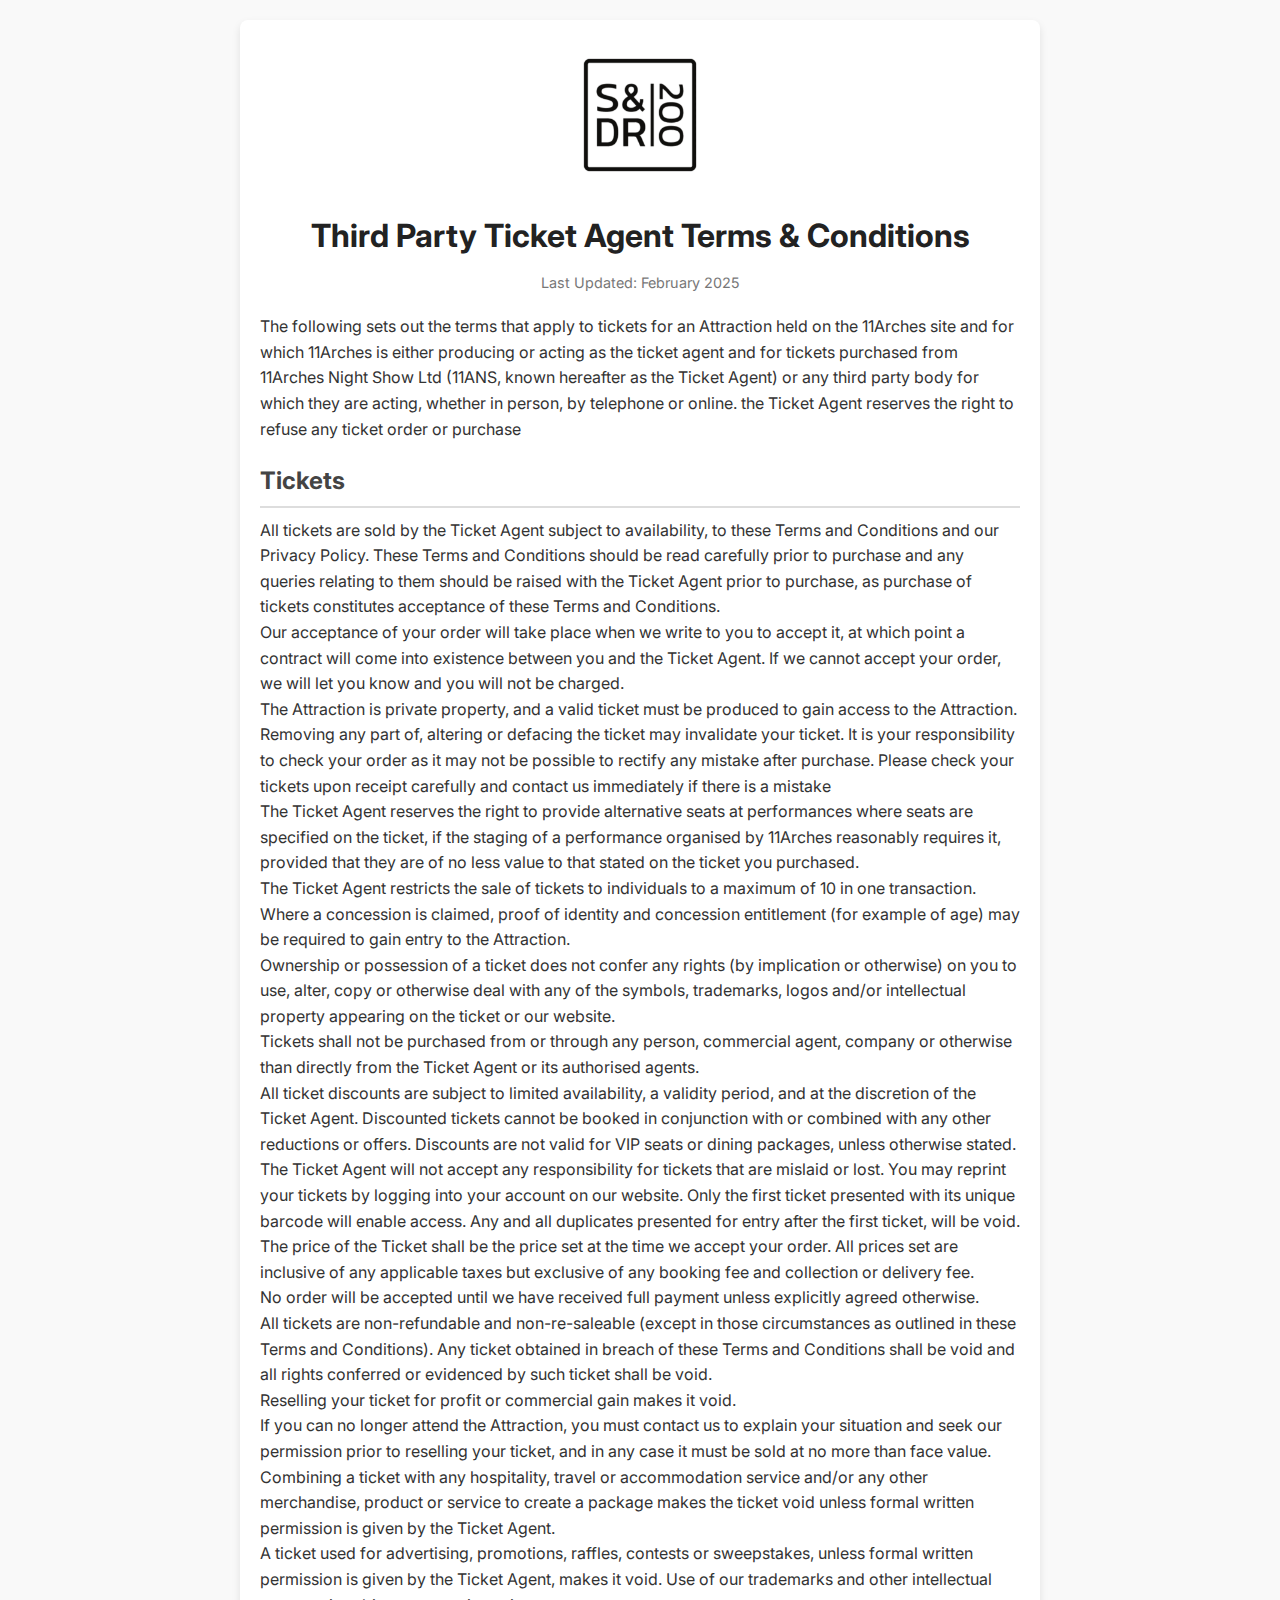
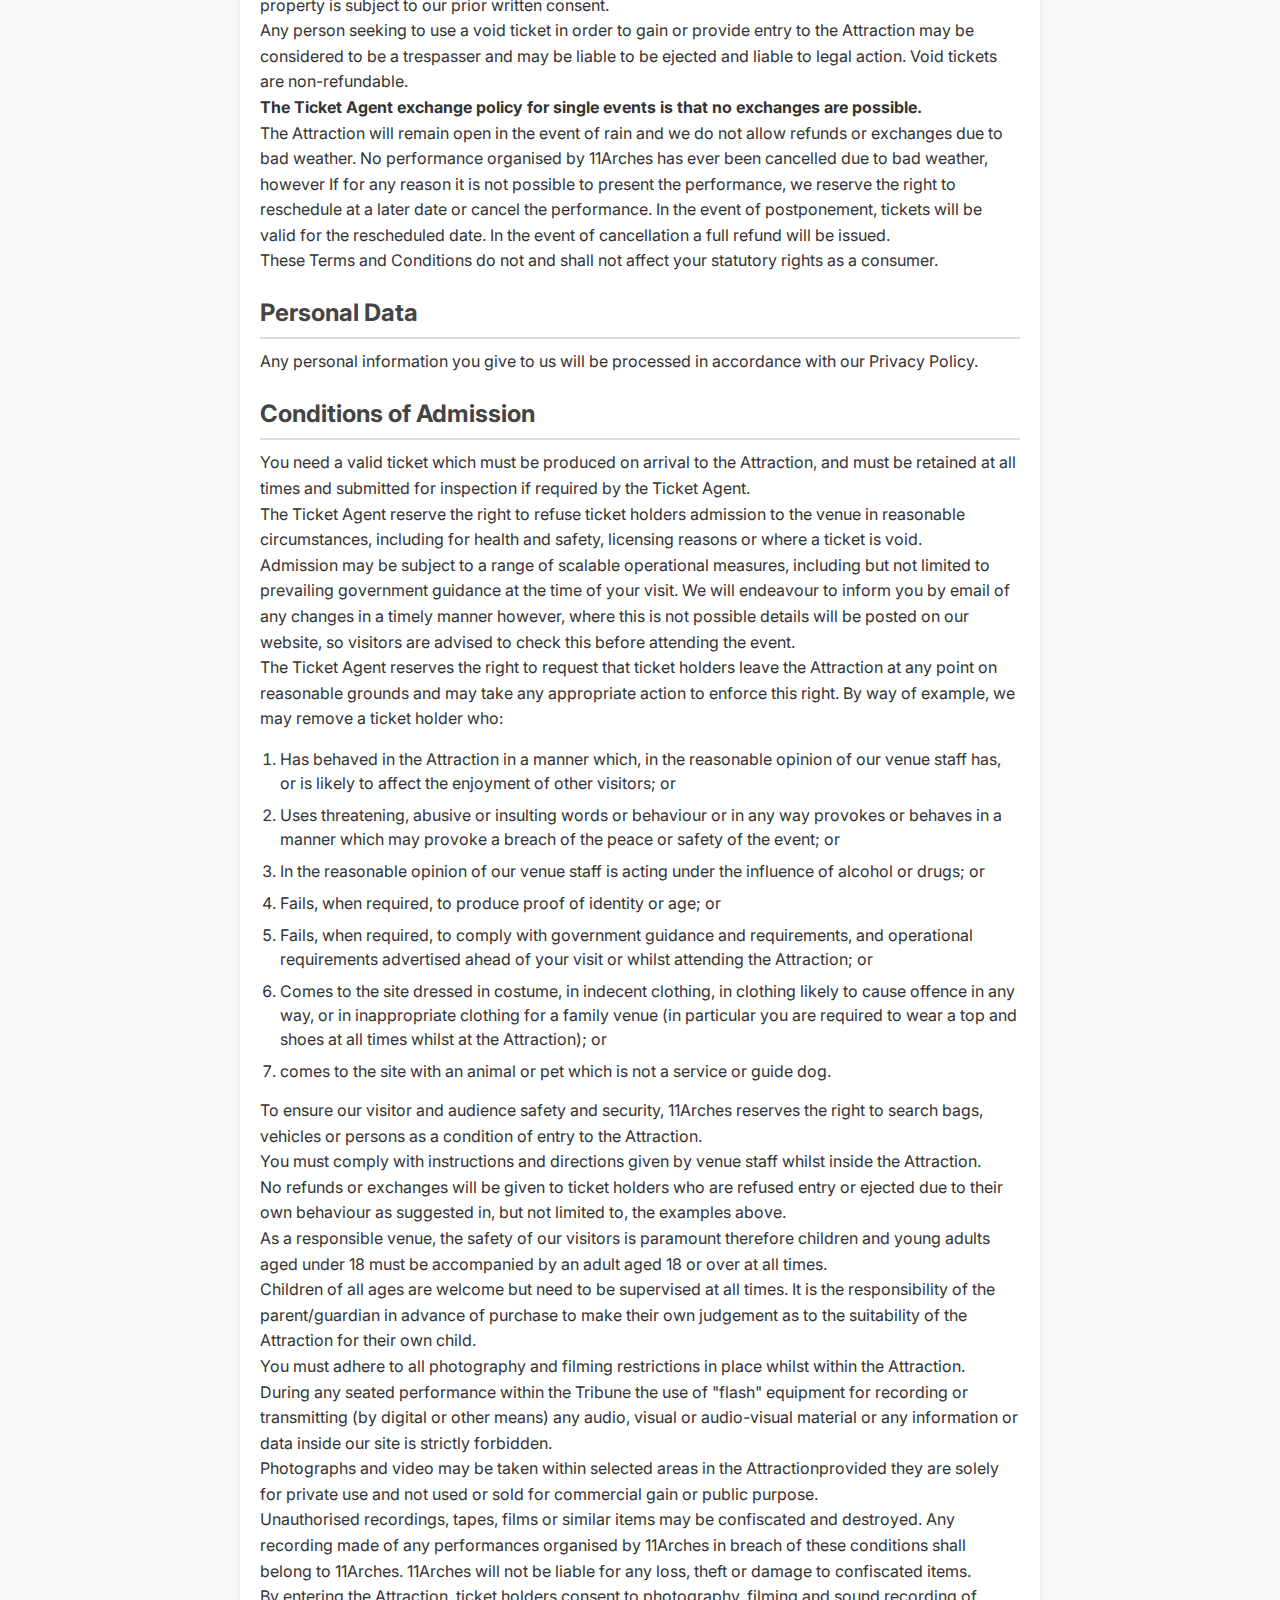
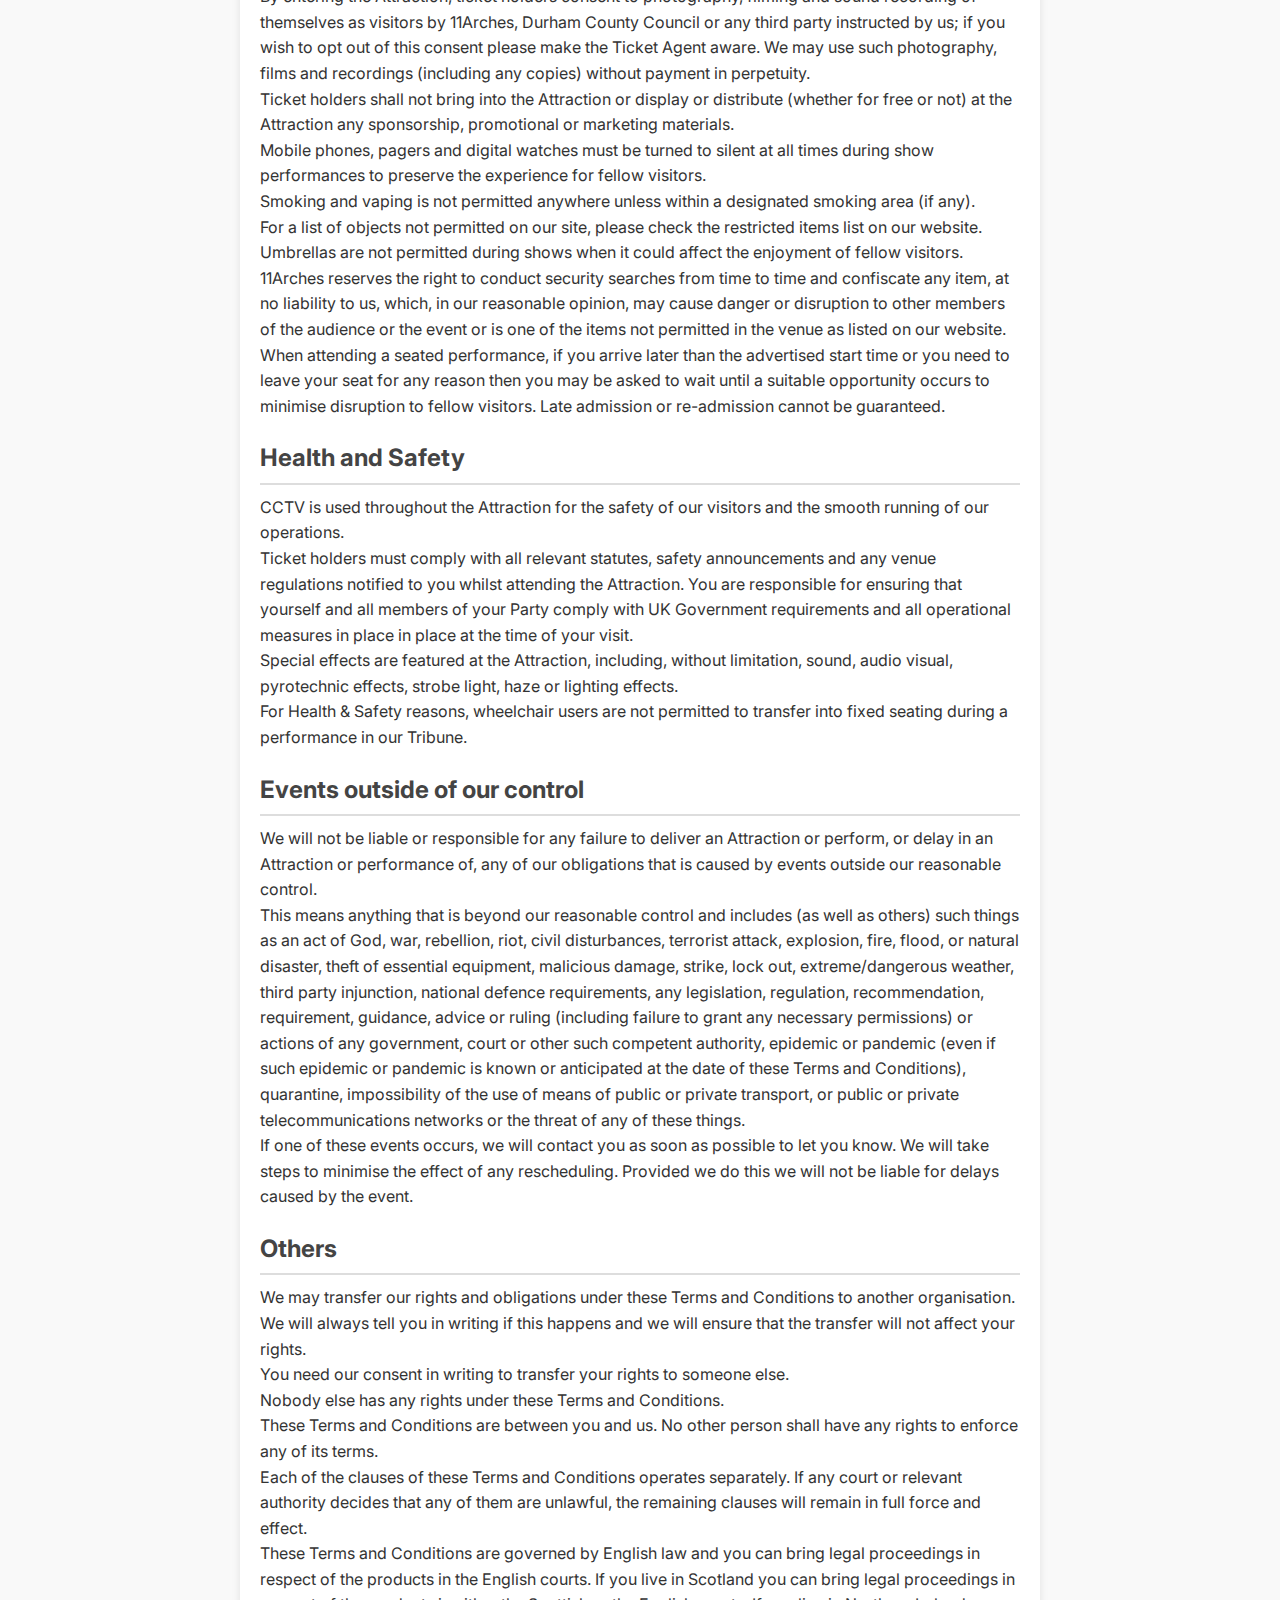
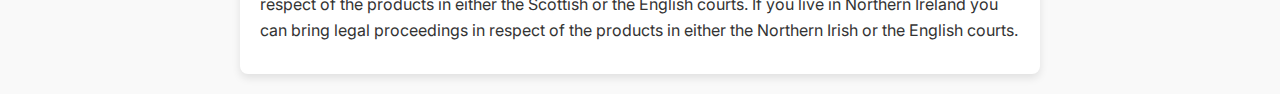
<file: index.html>
<html lang="en">
<head>
    <meta charset="UTF-8">
    <meta name="viewport" content="width=device-width, initial-scale=1.0">
    <title>Terms and Conditions</title>
    <link rel="stylesheet" href="style.css">
</head>
<body>
    <div class="container">
        <div class="logo-container">
            <img src="S&DR 200 square logo white (1) (1).png" alt="Company Logo">
        </div>
        <h1>Third Party Ticket Agent Terms & Conditions</h1>
        <p class="update-date">Last Updated: February 2025</p>
        <section>
            <p>The following sets out the terms that apply to tickets for an Attraction held on the 11Arches site and for which 11Arches is either producing or acting as the ticket agent and for tickets purchased from 11Arches Night Show Ltd (11ANS, known hereafter as the Ticket Agent) or any third party body for which they are acting, whether in person, by telephone or online. the Ticket Agent reserves the right to refuse any ticket order or purchase</p>
        </section>
        <section>
            <h2>Tickets</h2>
            <p>All tickets are sold by the Ticket Agent subject to availability, to these Terms and Conditions and our Privacy Policy. These Terms and Conditions should be read carefully prior to purchase and any queries relating to them should be raised with the Ticket Agent prior to purchase, as purchase of tickets constitutes acceptance of these Terms and Conditions. <br> 
            Our acceptance of your order will take place when we write to you to accept it, at which point a contract will come into existence between you and the Ticket Agent. If we cannot accept your order, we will let you know and you will not be charged. <br> 
            The Attraction is private property, and a valid ticket must be produced to gain access to the Attraction. Removing any part of, altering or defacing the ticket may invalidate your ticket. It is your responsibility to check your order as it may not be possible to rectify any mistake after purchase. Please check your tickets upon receipt carefully and contact us immediately if there is a mistake <br> 
            The Ticket Agent reserves the right to provide alternative seats at performances where seats are specified on the ticket, if the staging of a performance organised by 11Arches reasonably requires it, provided that they are of no less value to that stated on the ticket you purchased. <br> The Ticket Agent restricts the sale of tickets to individuals to a maximum of 10 in one transaction. <br> 
            Where a concession is claimed, proof of identity and concession entitlement (for example of age) may be required to gain entry to the Attraction. <br> 
            Ownership or possession of a ticket does not confer any rights (by implication or otherwise) on you to use, alter, copy or otherwise deal with any of the symbols, trademarks, logos and/or intellectual property appearing on the ticket or our website. <br> 
            Tickets shall not be purchased from or through any person, commercial agent, company or otherwise than directly from the Ticket Agent or its authorised agents. <br>
            All ticket discounts are subject to limited availability, a validity period, and at the discretion of the Ticket Agent. Discounted tickets cannot be booked in conjunction with or combined with any other reductions or offers. Discounts are not valid for VIP seats or dining packages, unless otherwise stated. <br>
            The Ticket Agent will not accept any responsibility for tickets that are mislaid or lost. You may reprint your tickets by logging into your account on our website. Only the first ticket presented with its unique barcode will enable access. Any and all duplicates presented for entry after the first ticket, will be void. <br>
            The price of the Ticket shall be the price set at the time we accept your order. All prices set are inclusive of any applicable taxes but exclusive of any booking fee and collection or delivery fee. <br>
            No order will be accepted until we have received full payment unless explicitly agreed otherwise. <br>
            All tickets are non-refundable and non-re-saleable (except in those circumstances as outlined in these Terms and Conditions).
            Any ticket obtained in breach of these Terms and Conditions shall be void and all rights conferred or evidenced by such ticket shall be void. <br>
            Reselling your ticket for profit or commercial gain makes it void. <br>
            If you can no longer attend the Attraction, you must contact us to explain your situation and seek our permission prior to reselling your ticket, and in any case it must be sold at no more than face value. <br>
            Combining a ticket with any hospitality, travel or accommodation service and/or any other merchandise, product or service to create a package makes the ticket void unless formal written permission is given by the Ticket Agent. <br>
            A ticket used for advertising, promotions, raffles, contests or sweepstakes, unless formal written permission is given by the Ticket Agent, makes it void. Use of our trademarks and other intellectual property is subject to our prior written consent. <br>
            Any person seeking to use a void ticket in order to gain or provide entry to the Attraction may be considered to be a trespasser and may be liable to be ejected and liable to legal action. Void tickets are non-refundable. <br>
            <strong>The Ticket Agent exchange policy for single events is that no exchanges are possible.</strong> <br>
            The Attraction will remain open in the event of rain and we do not allow refunds or exchanges due to bad weather. No performance organised by 11Arches has ever been cancelled due to bad weather, however If for any reason it is not possible to present the performance, we reserve the right to reschedule at a later date or cancel the performance. In the event of postponement, tickets will be valid for the rescheduled date. In the event of cancellation a full refund will be issued. <br>
            These Terms and Conditions do not and shall not affect your statutory rights as a consumer.
            </p>
        </section>

        <section>
            <h2>Personal Data</h2>
            <p>Any personal information you give to us will be processed in accordance with our Privacy Policy. </p>
        </section>

        <section>
            <h2>Conditions of Admission</h2>
            <p>You need a valid ticket which must be produced on arrival to the Attraction, and must be retained at all times and submitted for inspection if required by the Ticket Agent. <br> 
            The Ticket Agent reserve the right to refuse ticket holders admission to the venue in reasonable circumstances, including for health and safety, licensing reasons or where a ticket is void. <br>
            Admission may be subject to a range of scalable operational measures, including but not limited to prevailing government guidance at the time of your visit. We will endeavour to inform you by email of any changes in a timely manner however, where this is not possible details will be posted on our website, so visitors are advised to check this before attending the event. <br>
            The Ticket Agent reserves the right to request that ticket holders leave the Attraction at any point on reasonable grounds and may take any appropriate action to enforce this right. By way of example, we may remove a ticket holder who:
            <ol>
                <li>Has behaved in the Attraction in a manner which, in the reasonable opinion of our venue staff has, or is likely to affect the enjoyment of other visitors; or</li>
                <li>Uses threatening, abusive or insulting words or behaviour or in any way provokes or behaves in a manner which may provoke a breach of the peace or safety of the event; or</li>
                <li>In the reasonable opinion of our venue staff is acting under the influence of alcohol or drugs; or</li>
                <li>Fails, when required, to produce proof of identity or age; or</li>
                <li>Fails, when required, to comply with government guidance and requirements, and operational requirements advertised ahead of your visit or whilst attending the Attraction; or</li>
                <li>Comes to the site dressed in costume, in indecent clothing, in clothing likely to cause offence in any way, or in inappropriate clothing for a family venue (in particular you are required to wear a top and shoes at all times whilst at the Attraction); or </li>
                <li>comes to the site with an animal or pet which is not a service or guide dog.</li>
            </ol>
            To ensure our visitor and audience safety and security, 11Arches reserves the right to search bags, vehicles or persons as a condition of entry to the Attraction. <br>
            You must comply with instructions and directions given by venue staff whilst inside the Attraction.  <br>
            No refunds or exchanges will be given to ticket holders who are refused entry or ejected due to their own behaviour as suggested in, but not limited to, the examples above. <br>
            As a responsible venue, the safety of our visitors is paramount therefore children and young adults aged under 18 must be accompanied by an adult aged 18 or over at all times. <br> 
            Children of all ages are welcome but need to be supervised at all times. It is the responsibility of the parent/guardian in advance of purchase to make their own judgement as to the suitability of the Attraction for their own child. <br>
            You must adhere to all photography and filming restrictions in place whilst within the Attraction. <br>
            During any seated performance within the Tribune the use of "flash" equipment for recording or transmitting (by digital or other means) any audio, visual or audio-visual material or any information or data inside our site is strictly forbidden. <br>
            Photographs and video may be taken within selected areas in the Attractionprovided they are solely for private use and not used or sold for commercial gain or public purpose. <br>
            Unauthorised recordings, tapes, films or similar items may be confiscated and destroyed. Any recording made of any performances organised by 11Arches in breach of these conditions shall belong to 11Arches. 11Arches will not be liable for any loss, theft or damage to confiscated items. <br>
            By entering the Attraction, ticket holders consent to photography, filming and sound recording of themselves as visitors by 11Arches, Durham County Council or any third party instructed by us; if you wish to opt out of this consent please make the Ticket Agent aware. We may use such photography, films and recordings (including any copies) without payment in perpetuity. <br>
            Ticket holders shall not bring into the Attraction or display or distribute (whether for free or not) at the Attraction any sponsorship, promotional or marketing materials. <br>   
            Mobile phones, pagers and digital watches must be turned to silent at all times during show performances to preserve the experience for fellow visitors. <br>
            Smoking and vaping is not permitted anywhere unless within a designated smoking area (if any). <br>
            For a list of objects not permitted on our site, please check the restricted items list on our website. Umbrellas are not permitted during shows when it could affect the enjoyment of fellow visitors. <br>
            11Arches reserves the right to conduct security searches from time to time and confiscate any item, at no liability to us, which, in our reasonable opinion, may cause danger or disruption to other members of the audience or the event or is one of the items not permitted in the venue as listed on our website. <br>
            When attending a seated performance, if you arrive later than the advertised start time or you need to leave your seat for any reason then you may be asked to wait until a suitable opportunity occurs to minimise disruption to fellow visitors. Late admission or re-admission cannot be guaranteed. <br>
            </p>
        </section>

        <section>
            <h2>Health and Safety</h2>
            <p>CCTV is used throughout the Attraction for the safety of our visitors and the smooth running of our operations. <br>
            Ticket holders must comply with all relevant statutes, safety announcements and any venue regulations notified to you whilst attending the Attraction. You are responsible for ensuring that yourself and all members of your Party comply with UK Government requirements and all operational measures in place in place at the time of your visit. <br>
            Special effects are featured at the Attraction, including, without limitation, sound, audio visual, pyrotechnic effects, strobe light, haze or lighting effects. <br>
            For Health & Safety reasons, wheelchair users are not permitted to transfer into fixed seating during a performance in our Tribune.
            </p>
        </section>

        <section>
            <h2>Events outside of our control</h2>
            <p>We will not be liable or responsible for any failure to deliver an Attraction or perform, or delay in an Attraction or performance of, any of our obligations that is caused by events outside our reasonable control. <br>
            This means anything that is beyond our reasonable control and includes (as well as others) such things as an act of God, war, rebellion, riot, civil disturbances, terrorist attack, explosion, fire, flood, or natural disaster, theft of essential equipment, malicious damage, strike, lock out, extreme/dangerous weather, third party injunction, national defence requirements, any legislation, regulation, recommendation, requirement, guidance, advice or ruling (including failure to grant any necessary permissions) or actions of any government, court or other such competent authority, epidemic or pandemic (even if such epidemic or pandemic is known or anticipated at the date of these Terms and Conditions), quarantine, impossibility of the use of means of public or private transport, or public or private telecommunications networks or the threat of any of these things. <br>
            If one of these events occurs, we will contact you as soon as possible to let you know. We will take steps to minimise the effect of any rescheduling. Provided we do this we will not be liable for delays caused by the event.    
            </p>
        </section>

        <section>
            <h2>Others</h2>
            <p>We may transfer our rights and obligations under these Terms and Conditions to another organisation. We will always tell you in writing if this happens and we will ensure that the transfer will not affect your rights. <br>
            You need our consent in writing to transfer your rights to someone else. <br>
            Nobody else has any rights under these Terms and Conditions. <br>
            These Terms and Conditions are between you and us. No other person shall have any rights to enforce any of its terms. <br>
            Each of the clauses of these Terms and Conditions operates separately. If any court or relevant authority decides that any of them are unlawful, the remaining clauses will remain in full force and effect. <br>
            These Terms and Conditions are governed by English law and you can bring legal proceedings in respect of the products in the English courts. If you live in Scotland you can bring legal proceedings in respect of the products in either the Scottish or the English courts. If you live in Northern Ireland you can bring legal proceedings in respect of the products in either the Northern Irish or the English courts. <br>       
            </p>
        </section>

    </div>

</body>
</html>
</file>
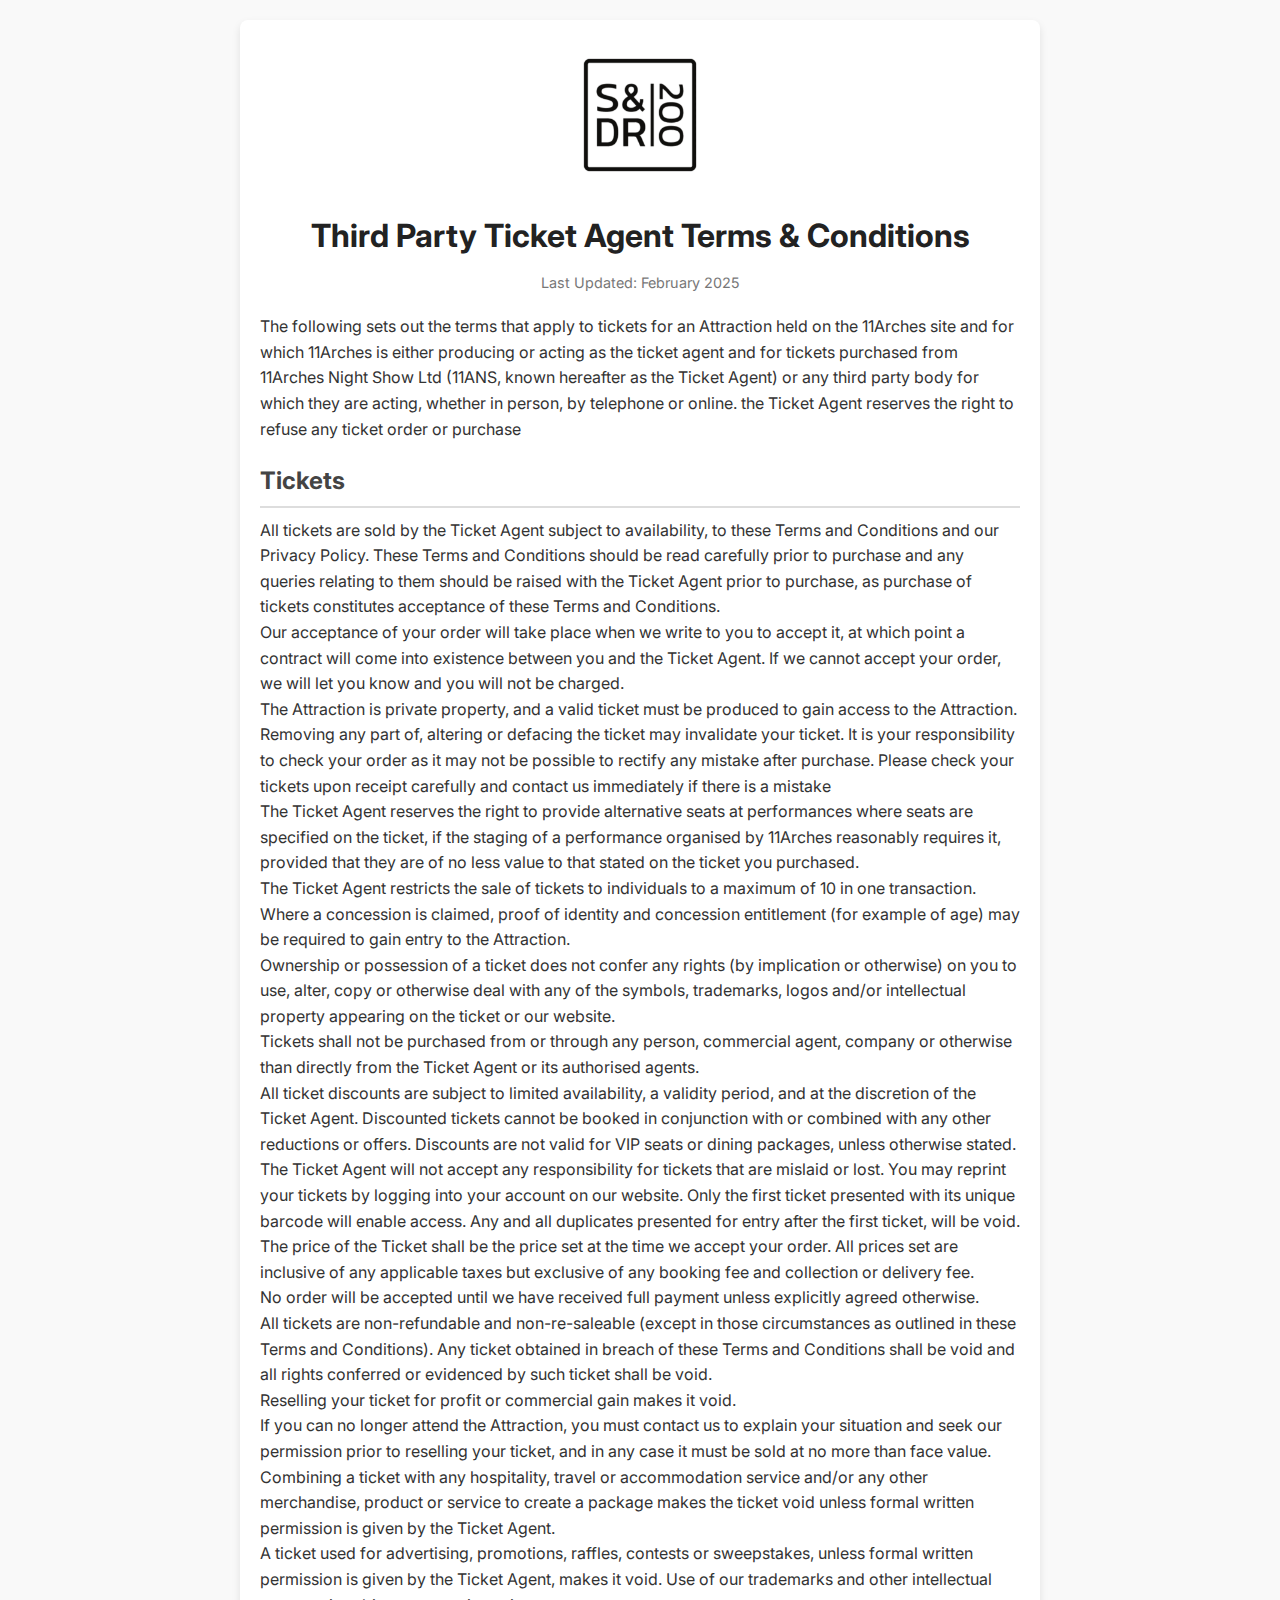
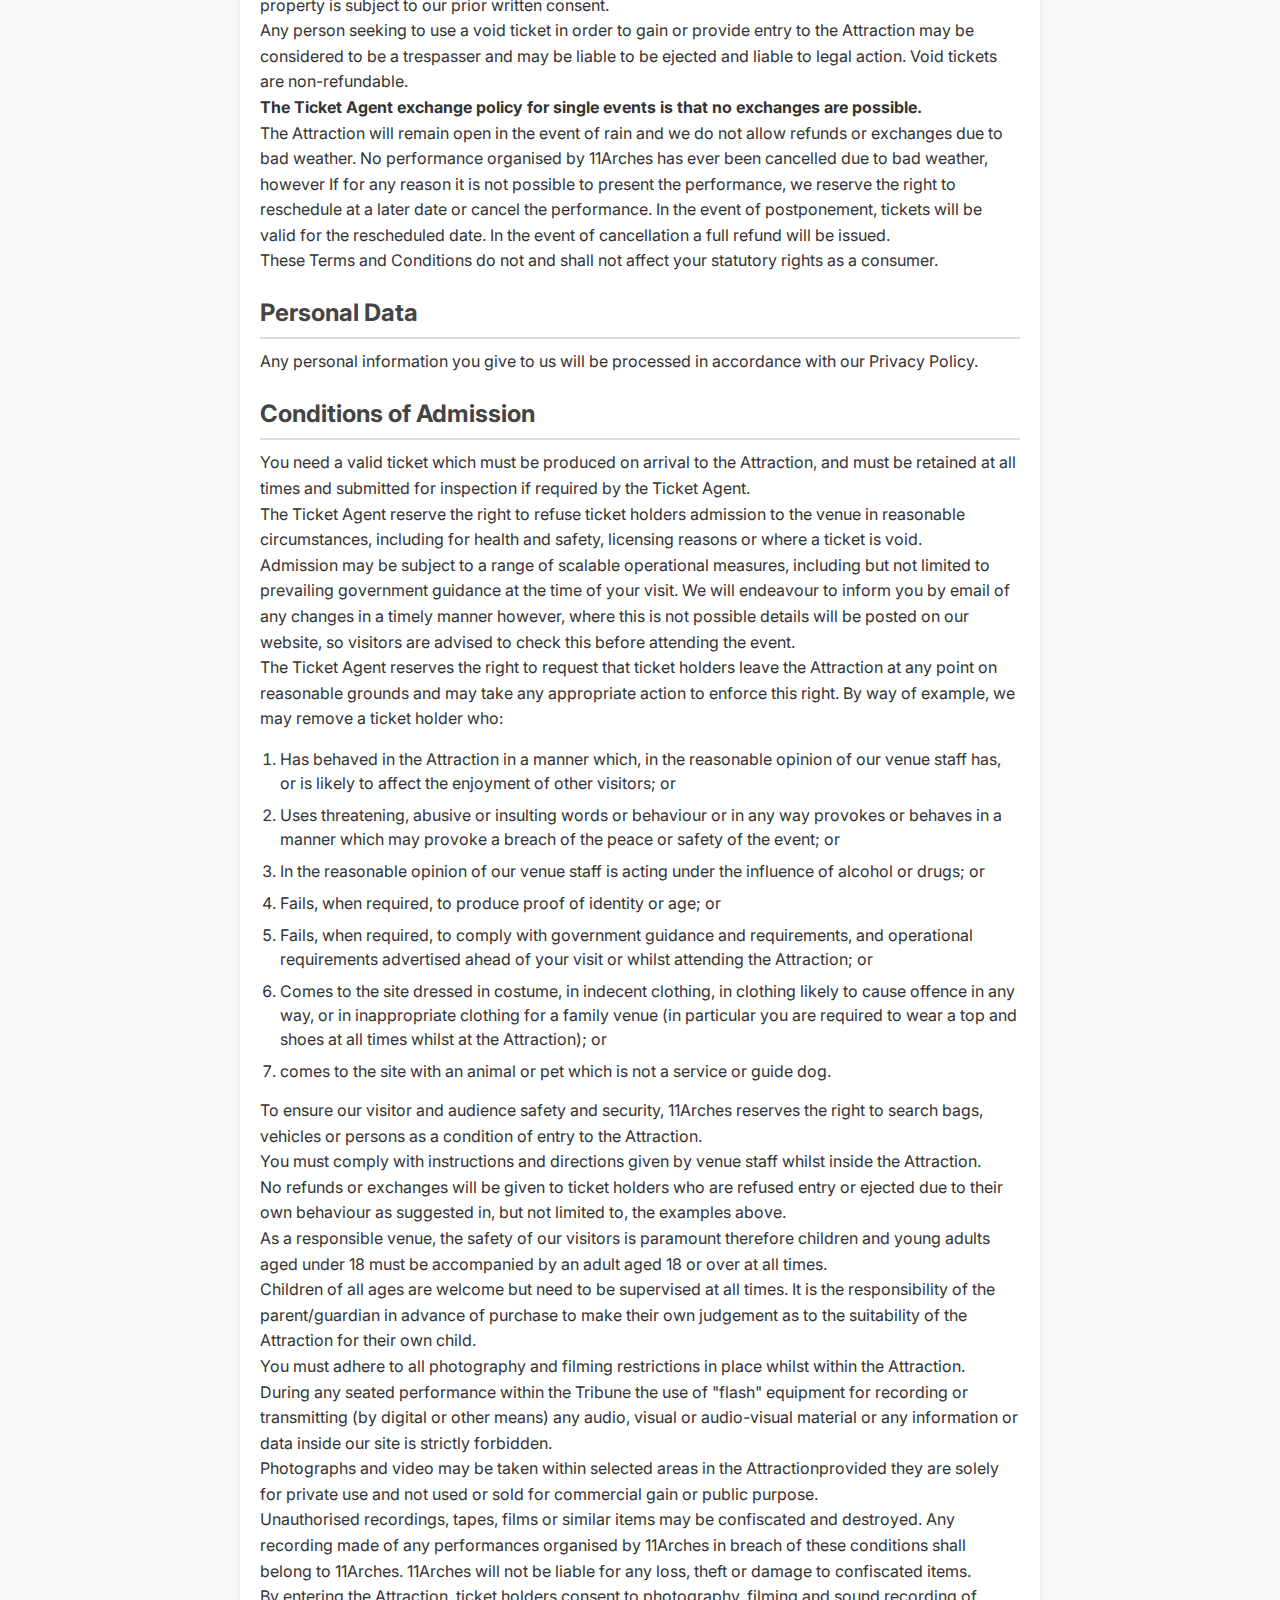
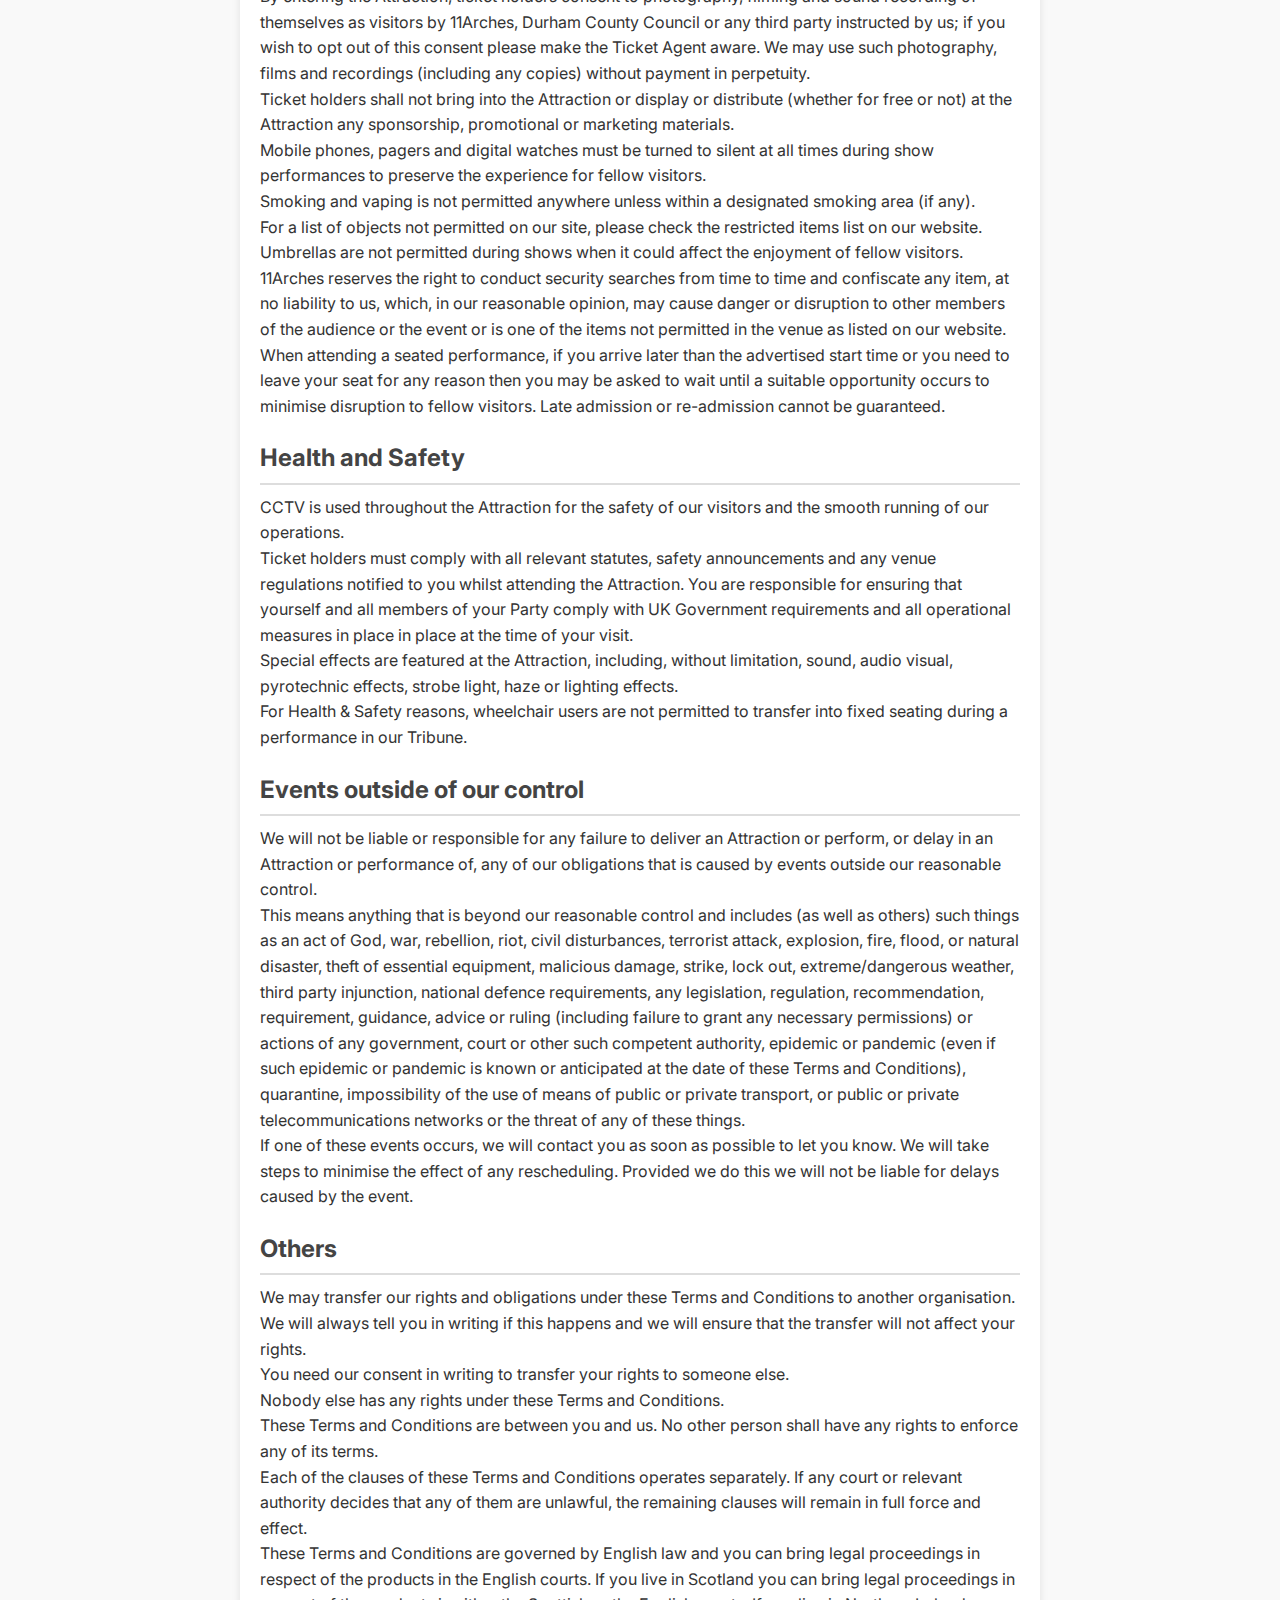
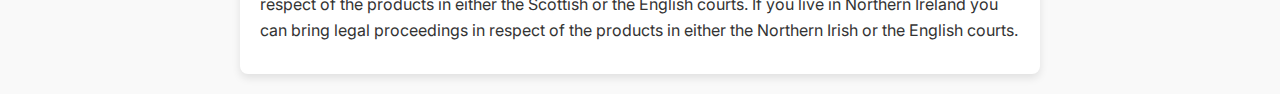
<file: terms-and-conditions.html>
<html lang="en">
<head>
    <meta charset="UTF-8">
    <meta name="viewport" content="width=device-width, initial-scale=1.0">
    <title>Terms and Conditions</title>
    <link rel="stylesheet" href="style.css">
</head>
<body>
    <div class="container">
        <div class="logo-container">
            <img src="S&DR 200 square logo white (1) (1).png" alt="Company Logo">
        </div>
        <h1>Third Party Ticket Agent Terms & Conditions</h1>
        <p class="update-date">Last Updated: February 2025</p>
        <section>
            <p>The following sets out the terms that apply to tickets for an Attraction held on the 11Arches site and for which 11Arches is either producing or acting as the ticket agent and for tickets purchased from 11Arches Night Show Ltd (11ANS, known hereafter as the Ticket Agent) or any third party body for which they are acting, whether in person, by telephone or online. the Ticket Agent reserves the right to refuse any ticket order or purchase</p>
        </section>
        <section>
            <h2>Tickets</h2>
            <p>All tickets are sold by the Ticket Agent subject to availability, to these Terms and Conditions and our Privacy Policy. These Terms and Conditions should be read carefully prior to purchase and any queries relating to them should be raised with the Ticket Agent prior to purchase, as purchase of tickets constitutes acceptance of these Terms and Conditions. <br> 
            Our acceptance of your order will take place when we write to you to accept it, at which point a contract will come into existence between you and the Ticket Agent. If we cannot accept your order, we will let you know and you will not be charged. <br> 
            The Attraction is private property, and a valid ticket must be produced to gain access to the Attraction. Removing any part of, altering or defacing the ticket may invalidate your ticket. It is your responsibility to check your order as it may not be possible to rectify any mistake after purchase. Please check your tickets upon receipt carefully and contact us immediately if there is a mistake <br> 
            The Ticket Agent reserves the right to provide alternative seats at performances where seats are specified on the ticket, if the staging of a performance organised by 11Arches reasonably requires it, provided that they are of no less value to that stated on the ticket you purchased. <br> The Ticket Agent restricts the sale of tickets to individuals to a maximum of 10 in one transaction. <br> 
            Where a concession is claimed, proof of identity and concession entitlement (for example of age) may be required to gain entry to the Attraction. <br> 
            Ownership or possession of a ticket does not confer any rights (by implication or otherwise) on you to use, alter, copy or otherwise deal with any of the symbols, trademarks, logos and/or intellectual property appearing on the ticket or our website. <br> 
            Tickets shall not be purchased from or through any person, commercial agent, company or otherwise than directly from the Ticket Agent or its authorised agents. <br>
            All ticket discounts are subject to limited availability, a validity period, and at the discretion of the Ticket Agent. Discounted tickets cannot be booked in conjunction with or combined with any other reductions or offers. Discounts are not valid for VIP seats or dining packages, unless otherwise stated. <br>
            The Ticket Agent will not accept any responsibility for tickets that are mislaid or lost. You may reprint your tickets by logging into your account on our website. Only the first ticket presented with its unique barcode will enable access. Any and all duplicates presented for entry after the first ticket, will be void. <br>
            The price of the Ticket shall be the price set at the time we accept your order. All prices set are inclusive of any applicable taxes but exclusive of any booking fee and collection or delivery fee. <br>
            No order will be accepted until we have received full payment unless explicitly agreed otherwise. <br>
            All tickets are non-refundable and non-re-saleable (except in those circumstances as outlined in these Terms and Conditions).
            Any ticket obtained in breach of these Terms and Conditions shall be void and all rights conferred or evidenced by such ticket shall be void. <br>
            Reselling your ticket for profit or commercial gain makes it void. <br>
            If you can no longer attend the Attraction, you must contact us to explain your situation and seek our permission prior to reselling your ticket, and in any case it must be sold at no more than face value. <br>
            Combining a ticket with any hospitality, travel or accommodation service and/or any other merchandise, product or service to create a package makes the ticket void unless formal written permission is given by the Ticket Agent. <br>
            A ticket used for advertising, promotions, raffles, contests or sweepstakes, unless formal written permission is given by the Ticket Agent, makes it void. Use of our trademarks and other intellectual property is subject to our prior written consent. <br>
            Any person seeking to use a void ticket in order to gain or provide entry to the Attraction may be considered to be a trespasser and may be liable to be ejected and liable to legal action. Void tickets are non-refundable. <br>
            <strong>The Ticket Agent exchange policy for single events is that no exchanges are possible.</strong> <br>
            The Attraction will remain open in the event of rain and we do not allow refunds or exchanges due to bad weather. No performance organised by 11Arches has ever been cancelled due to bad weather, however If for any reason it is not possible to present the performance, we reserve the right to reschedule at a later date or cancel the performance. In the event of postponement, tickets will be valid for the rescheduled date. In the event of cancellation a full refund will be issued. <br>
            These Terms and Conditions do not and shall not affect your statutory rights as a consumer.
            </p>
        </section>

        <section>
            <h2>Personal Data</h2>
            <p>Any personal information you give to us will be processed in accordance with our Privacy Policy. </p>
        </section>

        <section>
            <h2>Conditions of Admission</h2>
            <p>You need a valid ticket which must be produced on arrival to the Attraction, and must be retained at all times and submitted for inspection if required by the Ticket Agent. <br> 
            The Ticket Agent reserve the right to refuse ticket holders admission to the venue in reasonable circumstances, including for health and safety, licensing reasons or where a ticket is void. <br>
            Admission may be subject to a range of scalable operational measures, including but not limited to prevailing government guidance at the time of your visit. We will endeavour to inform you by email of any changes in a timely manner however, where this is not possible details will be posted on our website, so visitors are advised to check this before attending the event. <br>
            The Ticket Agent reserves the right to request that ticket holders leave the Attraction at any point on reasonable grounds and may take any appropriate action to enforce this right. By way of example, we may remove a ticket holder who:
            <ol>
                <li>Has behaved in the Attraction in a manner which, in the reasonable opinion of our venue staff has, or is likely to affect the enjoyment of other visitors; or</li>
                <li>Uses threatening, abusive or insulting words or behaviour or in any way provokes or behaves in a manner which may provoke a breach of the peace or safety of the event; or</li>
                <li>In the reasonable opinion of our venue staff is acting under the influence of alcohol or drugs; or</li>
                <li>Fails, when required, to produce proof of identity or age; or</li>
                <li>Fails, when required, to comply with government guidance and requirements, and operational requirements advertised ahead of your visit or whilst attending the Attraction; or</li>
                <li>Comes to the site dressed in costume, in indecent clothing, in clothing likely to cause offence in any way, or in inappropriate clothing for a family venue (in particular you are required to wear a top and shoes at all times whilst at the Attraction); or </li>
                <li>comes to the site with an animal or pet which is not a service or guide dog.</li>
            </ol>
            To ensure our visitor and audience safety and security, 11Arches reserves the right to search bags, vehicles or persons as a condition of entry to the Attraction. <br>
            You must comply with instructions and directions given by venue staff whilst inside the Attraction.  <br>
            No refunds or exchanges will be given to ticket holders who are refused entry or ejected due to their own behaviour as suggested in, but not limited to, the examples above. <br>
            As a responsible venue, the safety of our visitors is paramount therefore children and young adults aged under 18 must be accompanied by an adult aged 18 or over at all times. <br> 
            Children of all ages are welcome but need to be supervised at all times. It is the responsibility of the parent/guardian in advance of purchase to make their own judgement as to the suitability of the Attraction for their own child. <br>
            You must adhere to all photography and filming restrictions in place whilst within the Attraction. <br>
            During any seated performance within the Tribune the use of "flash" equipment for recording or transmitting (by digital or other means) any audio, visual or audio-visual material or any information or data inside our site is strictly forbidden. <br>
            Photographs and video may be taken within selected areas in the Attractionprovided they are solely for private use and not used or sold for commercial gain or public purpose. <br>
            Unauthorised recordings, tapes, films or similar items may be confiscated and destroyed. Any recording made of any performances organised by 11Arches in breach of these conditions shall belong to 11Arches. 11Arches will not be liable for any loss, theft or damage to confiscated items. <br>
            By entering the Attraction, ticket holders consent to photography, filming and sound recording of themselves as visitors by 11Arches, Durham County Council or any third party instructed by us; if you wish to opt out of this consent please make the Ticket Agent aware. We may use such photography, films and recordings (including any copies) without payment in perpetuity. <br>
            Ticket holders shall not bring into the Attraction or display or distribute (whether for free or not) at the Attraction any sponsorship, promotional or marketing materials. <br>   
            Mobile phones, pagers and digital watches must be turned to silent at all times during show performances to preserve the experience for fellow visitors. <br>
            Smoking and vaping is not permitted anywhere unless within a designated smoking area (if any). <br>
            For a list of objects not permitted on our site, please check the restricted items list on our website. Umbrellas are not permitted during shows when it could affect the enjoyment of fellow visitors. <br>
            11Arches reserves the right to conduct security searches from time to time and confiscate any item, at no liability to us, which, in our reasonable opinion, may cause danger or disruption to other members of the audience or the event or is one of the items not permitted in the venue as listed on our website. <br>
            When attending a seated performance, if you arrive later than the advertised start time or you need to leave your seat for any reason then you may be asked to wait until a suitable opportunity occurs to minimise disruption to fellow visitors. Late admission or re-admission cannot be guaranteed. <br>
            </p>
        </section>

        <section>
            <h2>Health and Safety</h2>
            <p>CCTV is used throughout the Attraction for the safety of our visitors and the smooth running of our operations. <br>
            Ticket holders must comply with all relevant statutes, safety announcements and any venue regulations notified to you whilst attending the Attraction. You are responsible for ensuring that yourself and all members of your Party comply with UK Government requirements and all operational measures in place in place at the time of your visit. <br>
            Special effects are featured at the Attraction, including, without limitation, sound, audio visual, pyrotechnic effects, strobe light, haze or lighting effects. <br>
            For Health & Safety reasons, wheelchair users are not permitted to transfer into fixed seating during a performance in our Tribune.
            </p>
        </section>

        <section>
            <h2>Events outside of our control</h2>
            <p>We will not be liable or responsible for any failure to deliver an Attraction or perform, or delay in an Attraction or performance of, any of our obligations that is caused by events outside our reasonable control. <br>
            This means anything that is beyond our reasonable control and includes (as well as others) such things as an act of God, war, rebellion, riot, civil disturbances, terrorist attack, explosion, fire, flood, or natural disaster, theft of essential equipment, malicious damage, strike, lock out, extreme/dangerous weather, third party injunction, national defence requirements, any legislation, regulation, recommendation, requirement, guidance, advice or ruling (including failure to grant any necessary permissions) or actions of any government, court or other such competent authority, epidemic or pandemic (even if such epidemic or pandemic is known or anticipated at the date of these Terms and Conditions), quarantine, impossibility of the use of means of public or private transport, or public or private telecommunications networks or the threat of any of these things. <br>
            If one of these events occurs, we will contact you as soon as possible to let you know. We will take steps to minimise the effect of any rescheduling. Provided we do this we will not be liable for delays caused by the event.    
            </p>
        </section>

        <section>
            <h2>Others</h2>
            <p>We may transfer our rights and obligations under these Terms and Conditions to another organisation. We will always tell you in writing if this happens and we will ensure that the transfer will not affect your rights. <br>
            You need our consent in writing to transfer your rights to someone else. <br>
            Nobody else has any rights under these Terms and Conditions. <br>
            These Terms and Conditions are between you and us. No other person shall have any rights to enforce any of its terms. <br>
            Each of the clauses of these Terms and Conditions operates separately. If any court or relevant authority decides that any of them are unlawful, the remaining clauses will remain in full force and effect. <br>
            These Terms and Conditions are governed by English law and you can bring legal proceedings in respect of the products in the English courts. If you live in Scotland you can bring legal proceedings in respect of the products in either the Scottish or the English courts. If you live in Northern Ireland you can bring legal proceedings in respect of the products in either the Northern Irish or the English courts. <br>       
            </p>
        </section>

    </div>

</body>
</html>
</file>
<file: style.css>
/* Import a clean Google Font */
@import url('https://fonts.googleapis.com/css2?family=Inter:wght@300;400;600&display=swap');

* {
    margin: 0;
    padding: 0;
    box-sizing: border-box;
    font-family: 'Inter', sans-serif;
}

body {
    background-color: #f9f9f9;
    color: #333;
    line-height: 1.6;
    padding: 20px;
}

.container {
    max-width: 800px;
    margin: auto;
    background: white;
    padding: 20px;
    border-radius: 8px;
    box-shadow: 0 4px 8px rgba(0, 0, 0, 0.1);
}

h1 {
    text-align: center;
    font-size: 2rem;
    color: #222;
    margin-bottom: 10px;
}

.update-date {
    text-align: center;
    color: #777;
    font-size: 0.9rem;
    margin-bottom: 20px;
}

h2 {
    color: #444;
    margin-top: 20px;
    font-size: 1.5rem;
    border-bottom: 2px solid #ddd;
    padding-bottom: 5px;
}

p {
    margin: 10px 0;
    font-size: 1rem;
}

a {
    color: #0073e6;
    text-decoration: none;
}

a:hover {
    text-decoration: underline;
}

/* Responsive Design */
@media (max-width: 768px) {
    .container {
        padding: 15px;
    }

    h1 {
        font-size: 1.8rem;
    }

    h2 {
        font-size: 1.3rem;
    }

    p {
        font-size: 0.95rem;
    }
}
/* Ensure ordered and unordered lists inside paragraphs are properly formatted */
ol, ul {
    margin: 15px 0;
    padding-left: 20px;
}

ol {
    list-style-type: decimal; /* Ensures numbers appear correctly */
}

ul {
    list-style-type: disc; /* Ensures bullets appear correctly */
}

/* Improve list readability */
li {
    margin-bottom: 8px;
    line-height: 1.5;
}
.logo-container {
    text-align: center;
    margin-bottom: 20px;
}

.logo-container img {
    max-width: 150px;
    height: auto;
    display: block;
    margin: auto;
}
</file>
